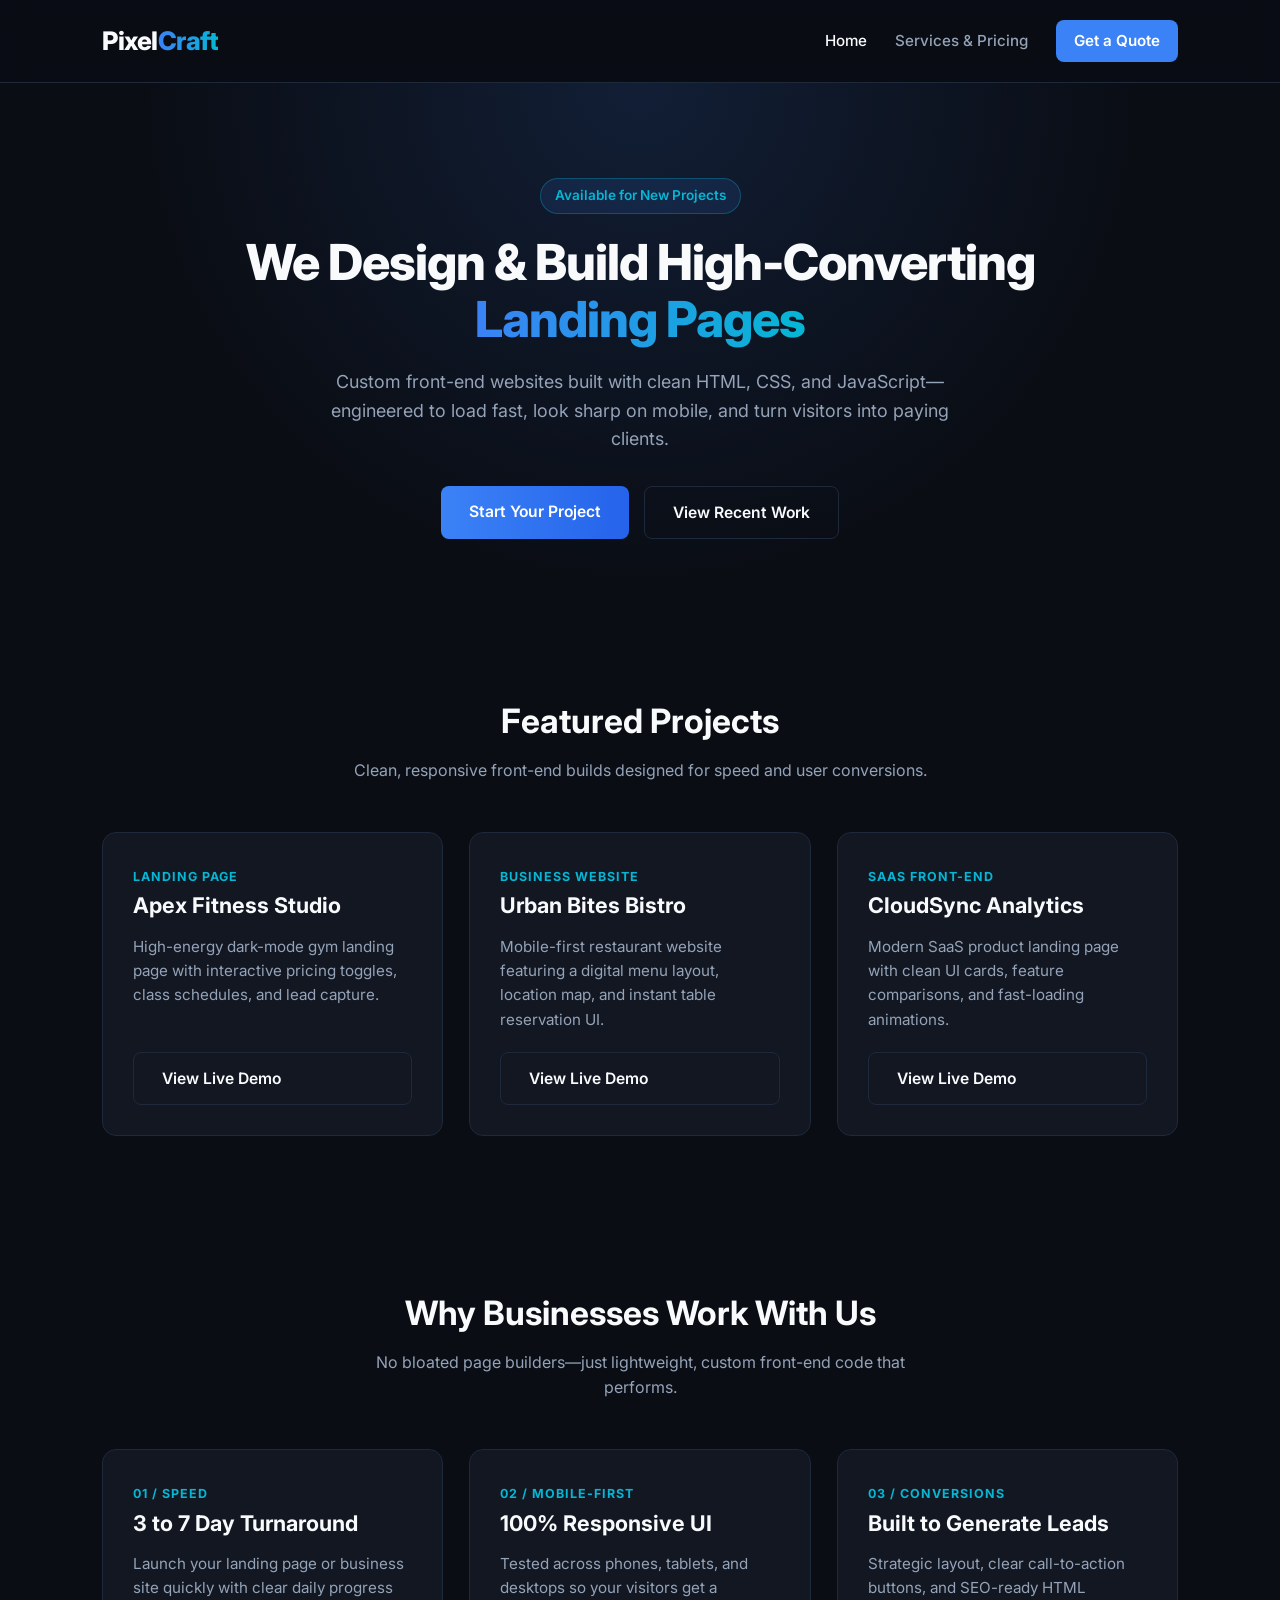
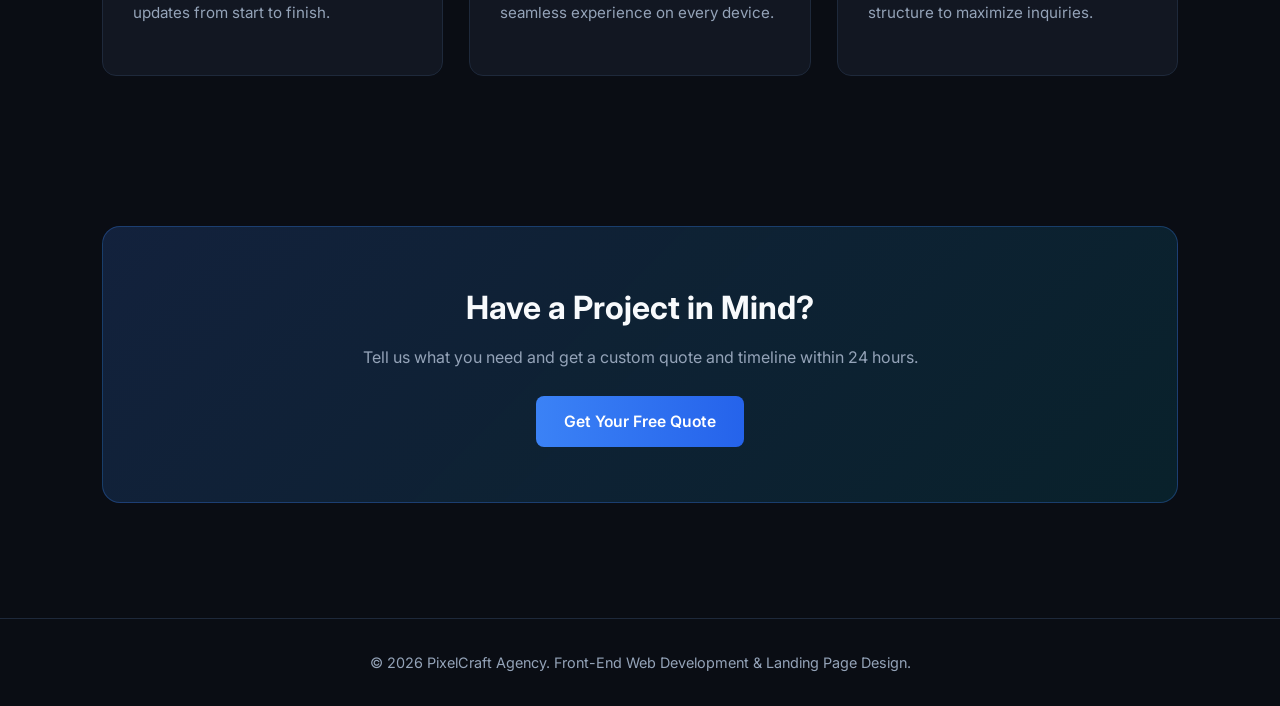
<file: index.html>
<!DOCTYPE html>
<html lang="en">
<head>
  <meta charset="UTF-8">
  <meta name="viewport" content="width=device-width, initial-scale=1.0">
  <meta name="description" content="PixelCraft Agency builds fast, modern, and high-converting landing pages and front-end websites for businesses.">
  <title>PixelCraft Agency | Front-End & Landing Page Design</title>
  <link rel="stylesheet" href="style.css">
</head>
<body>

  <!-- Navigation -->
  <header>
    <a href="index.html" class="logo">Pixel<span>Craft</span></a>
    <div class="menu-toggle" onclick="document.querySelector('nav').classList.toggle('show')">☰</div>
    <nav>
      <a href="index.html" class="active">Home</a>
      <a href="services.html">Services & Pricing</a>
      <a href="contact.html" class="nav-cta">Get a Quote</a>
    </nav>
  </header>

  <!-- Hero Section -->
  <section class="hero">
    <div class="badge">Available for New Projects</div>
    <h1>We Design & Build High-Converting <span>Landing Pages</span></h1>
    <p>Custom front-end websites built with clean HTML, CSS, and JavaScript—engineered to load fast, look sharp on mobile, and turn visitors into paying clients.</p>
    <div class="hero-buttons">
      <a href="contact.html" class="btn">Start Your Project</a>
      <a href="#work" class="btn btn-outline">View Recent Work</a>
    </div>
  </section>

  <!-- Portfolio / Recent Work -->
  <div class="container" id="work">
    <h2 class="section-title">Featured Projects</h2>
    <p class="section-subtitle">Clean, responsive front-end builds designed for speed and user conversions.</p>
    <div class="grid">
      <div class="card">
        <div>
          <span class="card-tag">Landing Page</span>
          <h3>Apex Fitness Studio</h3>
          <p>High-energy dark-mode gym landing page with interactive pricing toggles, class schedules, and lead capture.</p>
        </div>
        <a href="gym.html" class="btn btn-outline">View Live Demo</a>
      </div>
      <div class="card">
        <div>
          <span class="card-tag">Business Website</span>
          <h3>Urban Bites Bistro</h3>
          <p>Mobile-first restaurant website featuring a digital menu layout, location map, and instant table reservation UI.</p>
        </div>
        <a href="restaurant.html" class="btn btn-outline">View Live Demo</a>
      </div>
      <div class="card">
        <div>
          <span class="card-tag">SaaS Front-End</span>
          <h3>CloudSync Analytics</h3>
          <p>Modern SaaS product landing page with clean UI cards, feature comparisons, and fast-loading animations.</p>
        </div>
        <a href="saas.html" class="btn btn-outline">View Live Demo</a>
      </div>
    </div>
  </div>

  <!-- Why Hire Us -->
  <div class="container">
    <h2 class="section-title">Why Businesses Work With Us</h2>
    <p class="section-subtitle">No bloated page builders—just lightweight, custom front-end code that performs.</p>
    <div class="grid">
      <div class="card">
        <div>
          <span class="card-tag">01 / Speed</span>
          <h3>3 to 7 Day Turnaround</h3>
          <p>Launch your landing page or business site quickly with clear daily progress updates from start to finish.</p>
        </div>
      </div>
      <div class="card">
        <div>
          <span class="card-tag">02 / Mobile-First</span>
          <h3>100% Responsive UI</h3>
          <p>Tested across phones, tablets, and desktops so your visitors get a seamless experience on every device.</p>
        </div>
      </div>
      <div class="card">
        <div>
          <span class="card-tag">03 / Conversions</span>
          <h3>Built to Generate Leads</h3>
          <p>Strategic layout, clear call-to-action buttons, and SEO-ready HTML structure to maximize inquiries.</p>
        </div>
      </div>
    </div>
  </div>

  <!-- Bottom CTA -->
  <div class="container">
    <div class="cta-box">
      <h2>Have a Project in Mind?</h2>
      <p>Tell us what you need and get a custom quote and timeline within 24 hours.</p>
      <a href="contact.html" class="btn">Get Your Free Quote</a>
    </div>
  </div>

  <!-- Footer -->
  <footer>
    <p>&copy; 2026 PixelCraft Agency. Front-End Web Development & Landing Page Design.</p>
  </footer>

</body>
</html>
</file>
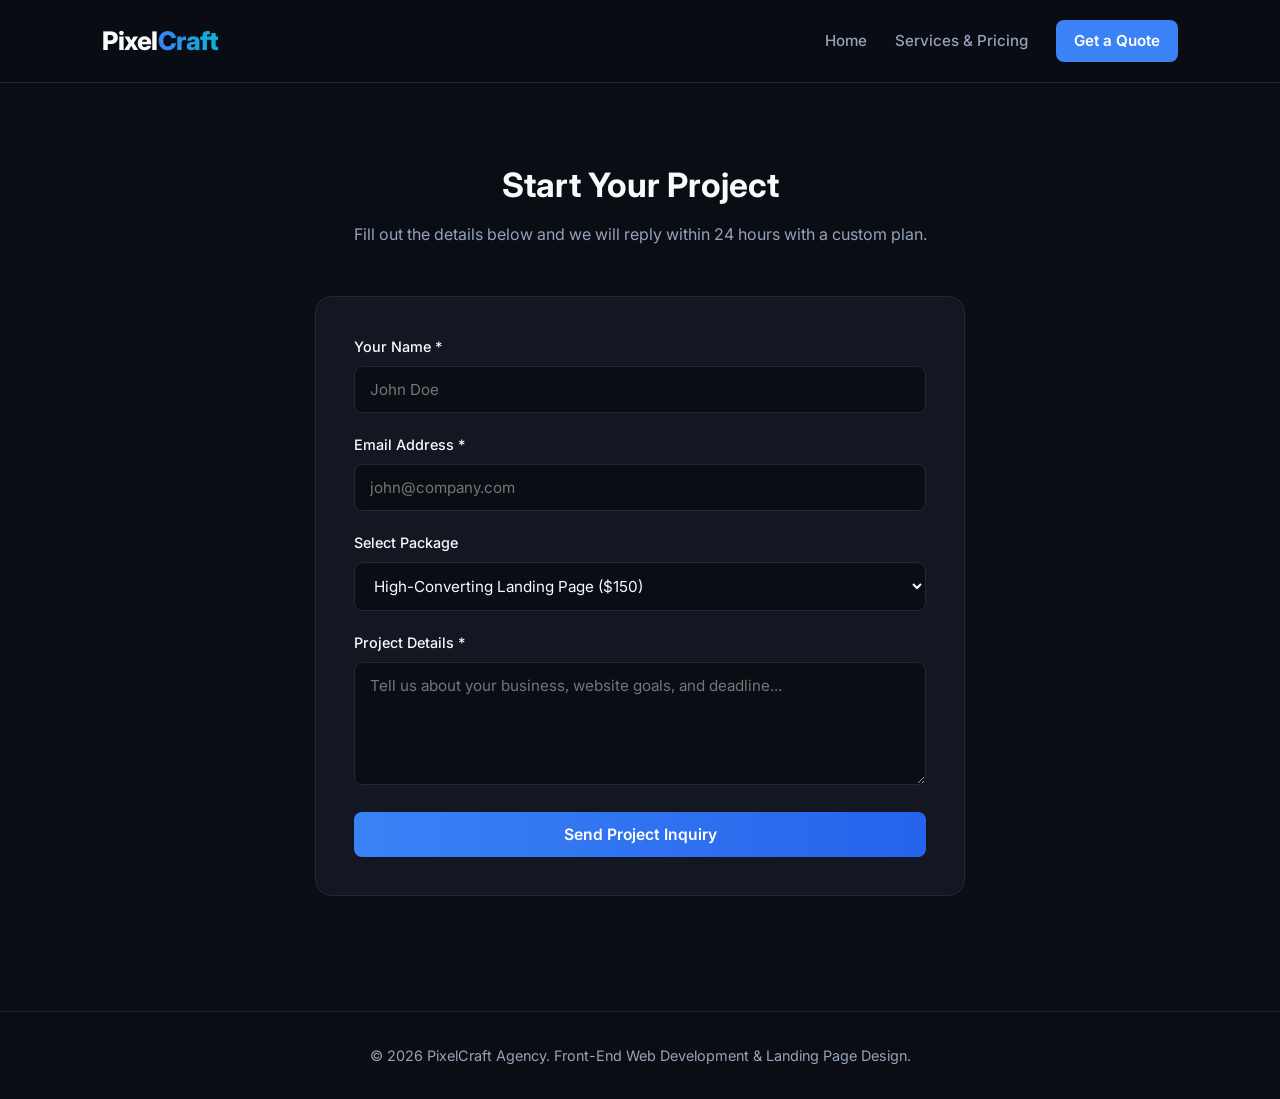
<file: contact.html>
<!DOCTYPE html>
<html lang="en">
<head>
  <meta charset="UTF-8">
  <meta name="viewport" content="width=device-width, initial-scale=1.0">
  <title>Contact Us | PixelCraft Agency</title>
  <link rel="stylesheet" href="style.css">
</head>
<body>

  <!-- Navigation -->
  <header>
    <a href="index.html" class="logo">Pixel<span>Craft</span></a>
    <div class="menu-toggle" onclick="document.querySelector('nav').classList.toggle('show')">☰</div>
    <nav>
      <a href="index.html">Home</a>
      <a href="services.html">Services & Pricing</a>
      <a href="contact.html" class="nav-cta active">Get a Quote</a>
    </nav>
  </header>

  <!-- Contact Section -->
  <div class="container">
    <h2 class="section-title">Start Your Project</h2>
    <p class="section-subtitle">Fill out the details below and we will reply within 24 hours with a custom plan.</p>

    <div class="contact-wrapper">
      <form action="https://formspree.io/f/myewevpg" method="POST">
        <div class="form-group">
          <label for="name">Your Name *</label>
          <input type="text" id="name" name="name" placeholder="John Doe" required>
        </div>

        <div class="form-group">
          <label for="email">Email Address *</label>
          <input type="email" id="email" name="email" placeholder="john@company.com" required>
        </div>

        <div class="form-group">
          <label for="package">Select Package</label>
          <select id="package" name="package">
            <option value="Landing Page ($150)">High-Converting Landing Page ($150)</option>
            <option value="Business Website ($300)">Multi-Page Business Website ($300)</option>
            <option value="Custom Redesign ($450+)">Website Redesign / Custom Front-End ($450+)</option>
          </select>
        </div>

        <div class="form-group">
          <label for="details">Project Details *</label>
          <textarea id="details" name="details" rows="5" placeholder="Tell us about your business, website goals, and deadline..." required></textarea>
        </div>

        <button type="submit" class="btn" style="width: 100%;">Send Project Inquiry</button>
      </form>
    </div>
  </div>

  <!-- Footer -->
  <footer>
    <p>&copy; 2026 PixelCraft Agency. Front-End Web Development & Landing Page Design.</p>
  </footer>

</body>
</html>
</file>
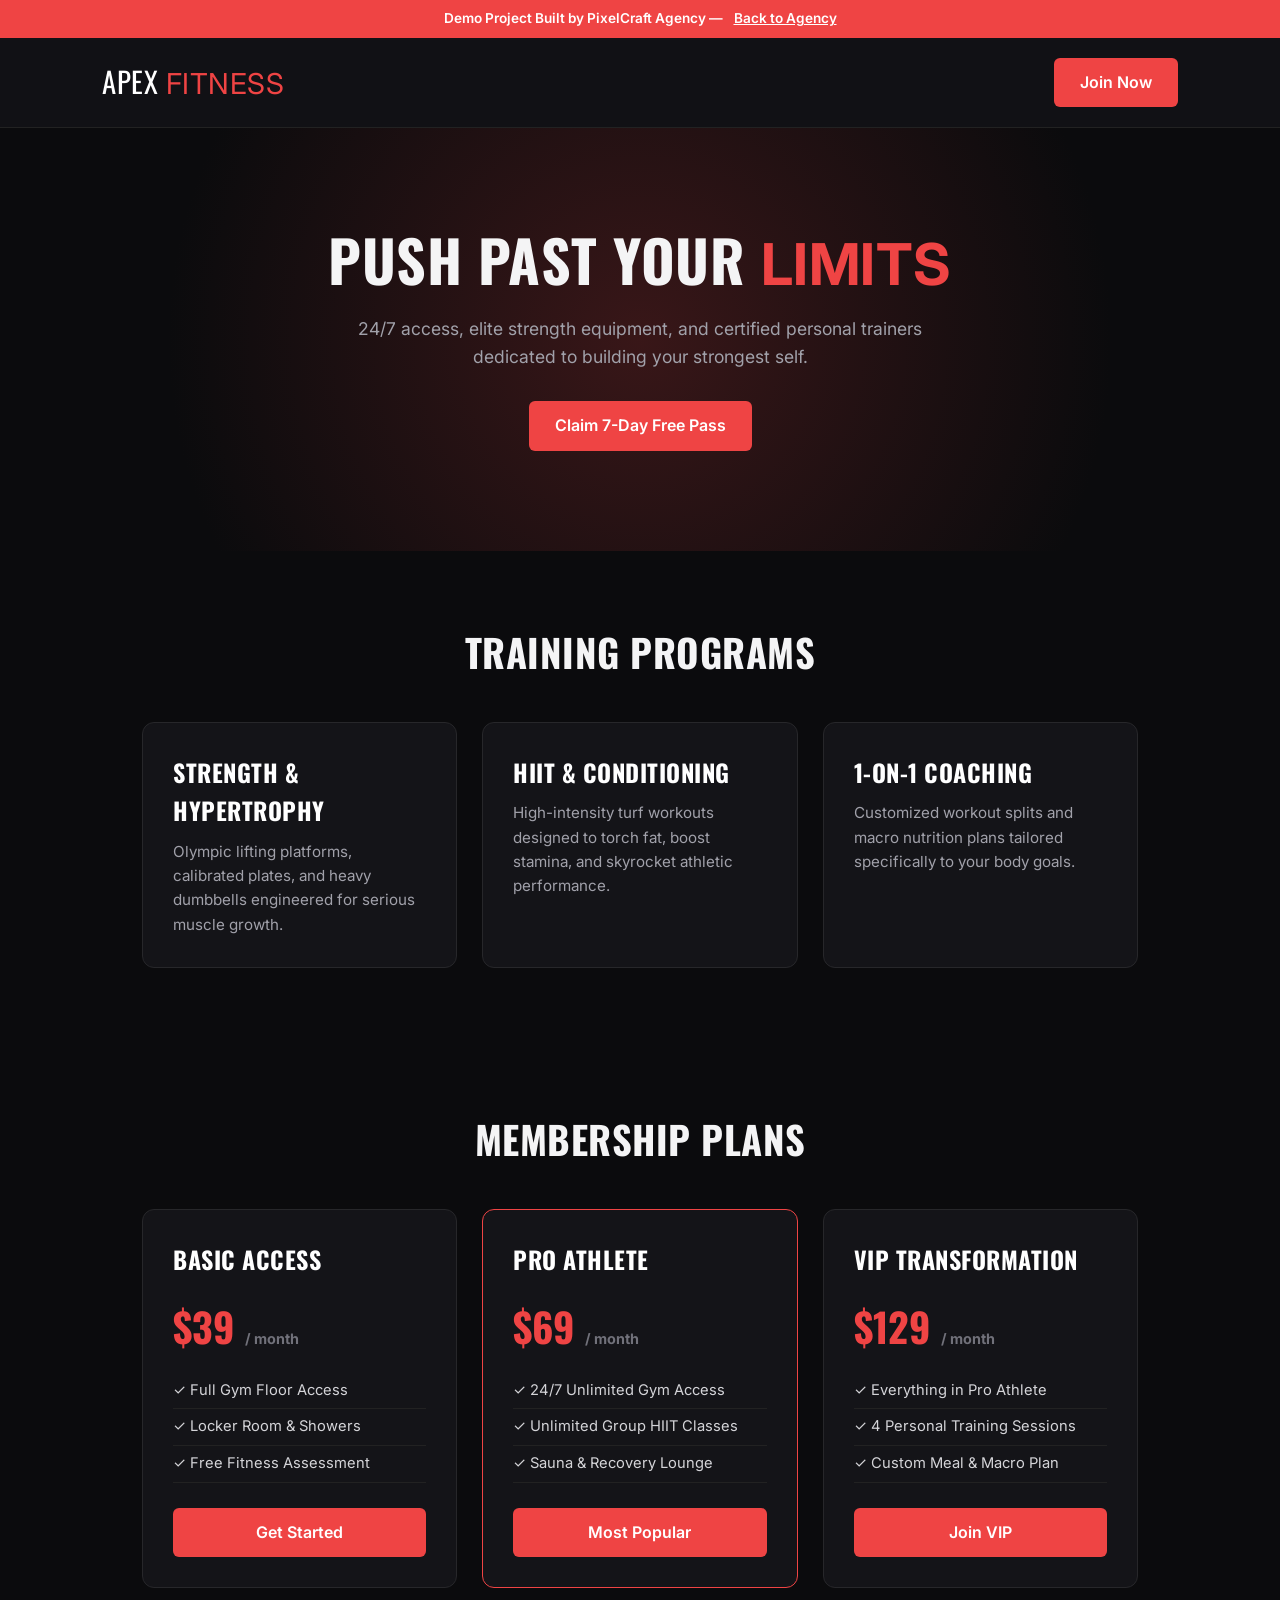
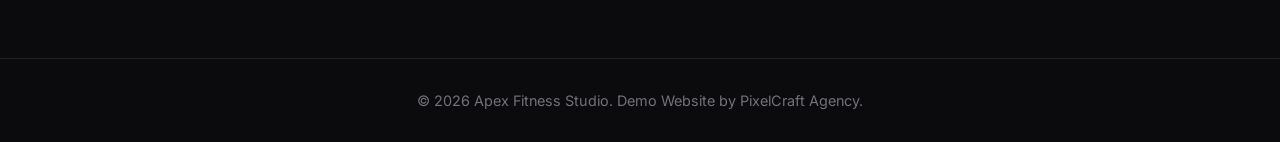
<file: gym.html>
<!DOCTYPE html>
<html lang="en">
<head>
  <meta charset="UTF-8">
  <meta name="viewport" content="width=device-width, initial-scale=1.0">
  <title>Apex Fitness Studio | Transform Your Body</title>
  <style>
    @import url('https://fonts.googleapis.com/css2?family=Oswald:wght@600;700&family=Inter:wght@400;500;600&display=swap');
    * { margin: 0; padding: 0; box-sizing: border-box; font-family: 'Inter', sans-serif; }
    body { background: #0b0b0d; color: #f4f4f5; line-height: 1.6; }
    h1, h2, h3, .logo { font-family: 'Oswald', sans-serif; text-transform: uppercase; letter-spacing: 0.5px; }
    header { display: flex; justify-content: space-between; align-items: center; padding: 20px 8%; background: #111115; border-bottom: 1px solid #222; position: sticky; top: 0; z-index: 100; }
    .logo { font-size: 1.8rem; color: #fff; text-decoration: none; }
    .logo span { color: #ef4444; }
    .btn { background: #ef4444; color: #fff; padding: 12px 26px; border-radius: 6px; text-decoration: none; font-weight: 600; display: inline-block; transition: 0.3s; border: none; cursor: pointer; }
    .btn:hover { background: #dc2626; transform: translateY(-2px); }
    .hero { text-align: center; padding: 100px 8%; background: radial-gradient(circle at center, rgba(239,68,68,0.2), #0b0b0d 70%); }
    .hero h1 { font-size: 3.6rem; line-height: 1.1; margin-bottom: 18px; }
    .hero h1 span { color: #ef4444; }
    .hero p { color: #a1a1aa; max-width: 600px; margin: 0 auto 30px; font-size: 1.1rem; }
    .container { padding: 70px 8%; max-width: 1200px; margin: 0 auto; }
    .section-title { text-align: center; font-size: 2.4rem; margin-bottom: 40px; }
    .grid { display: grid; grid-template-columns: repeat(auto-fit, minmax(280px, 1fr)); gap: 25px; }
    .card { background: #141418; border: 1px solid #27272a; padding: 30px; border-radius: 12px; transition: 0.3s; }
    .card:hover { border-color: #ef4444; transform: translateY(-5px); }
    .card h3 { font-size: 1.5rem; margin-bottom: 10px; color: #fff; }
    .card p { color: #a1a1aa; font-size: 0.95rem; }
    .price { font-size: 2.5rem; font-weight: 700; color: #ef4444; margin: 15px 0; font-family: 'Oswald', sans-serif; }
    .price span { font-size: 0.9rem; color: #71717a; font-family: 'Inter', sans-serif; }
    ul { list-style: none; margin-bottom: 25px; color: #d4d4d8; font-size: 0.92rem; }
    ul li { padding: 6px 0; border-bottom: 1px solid #222; }
    footer { text-align: center; padding: 30px; border-top: 1px solid #222; color: #71717a; font-size: 0.9rem; }
    .demo-bar { background: #ef4444; color: #fff; text-align: center; padding: 8px; font-size: 0.85rem; font-weight: 600; }
    .demo-bar a { color: #fff; text-decoration: underline; margin-left: 8px; }
  </style>
</head>
<body>
  <div class="demo-bar">Demo Project Built by PixelCraft Agency — <a href="index.html">Back to Agency</a></div>
  <header>
    <a href="#" class="logo">APEX <span>FITNESS</span></a>
    <a href="#plans" class="btn">Join Now</a>
  </header>

  <section class="hero">
    <h1>Push Past Your <span>Limits</span></h1>
    <p>24/7 access, elite strength equipment, and certified personal trainers dedicated to building your strongest self.</p>
    <a href="#plans" class="btn">Claim 7-Day Free Pass</a>
  </section>

  <div class="container">
    <h2 class="section-title">Training Programs</h2>
    <div class="grid">
      <div class="card">
        <h3>Strength & Hypertrophy</h3>
        <p>Olympic lifting platforms, calibrated plates, and heavy dumbbells engineered for serious muscle growth.</p>
      </div>
      <div class="card">
        <h3>HIIT & Conditioning</h3>
        <p>High-intensity turf workouts designed to torch fat, boost stamina, and skyrocket athletic performance.</p>
      </div>
      <div class="card">
        <h3>1-on-1 Coaching</h3>
        <p>Customized workout splits and macro nutrition plans tailored specifically to your body goals.</p>
      </div>
    </div>
  </div>

  <div class="container" id="plans">
    <h2 class="section-title">Membership Plans</h2>
    <div class="grid">
      <div class="card">
        <h3>Basic Access</h3>
        <div class="price">$39 <span>/ month</span></div>
        <ul>
          <li>✓ Full Gym Floor Access</li>
          <li>✓ Locker Room & Showers</li>
          <li>✓ Free Fitness Assessment</li>
        </ul>
        <a href="contact.html" class="btn" style="width:100%; text-align:center;">Get Started</a>
      </div>
      <div class="card" style="border-color: #ef4444;">
        <h3>Pro Athlete</h3>
        <div class="price">$69 <span>/ month</span></div>
        <ul>
          <li>✓ 24/7 Unlimited Gym Access</li>
          <li>✓ Unlimited Group HIIT Classes</li>
          <li>✓ Sauna & Recovery Lounge</li>
        </ul>
        <a href="contact.html" class="btn" style="width:100%; text-align:center;">Most Popular</a>
      </div>
      <div class="card">
        <h3>VIP Transformation</h3>
        <div class="price">$129 <span>/ month</span></div>
        <ul>
          <li>✓ Everything in Pro Athlete</li>
          <li>✓ 4 Personal Training Sessions</li>
          <li>✓ Custom Meal & Macro Plan</li>
        </ul>
        <a href="contact.html" class="btn" style="width:100%; text-align:center;">Join VIP</a>
      </div>
    </div>
  </div>

  <footer>&copy; 2026 Apex Fitness Studio. Demo Website by PixelCraft Agency.</footer>
</body>
</html>
</file>
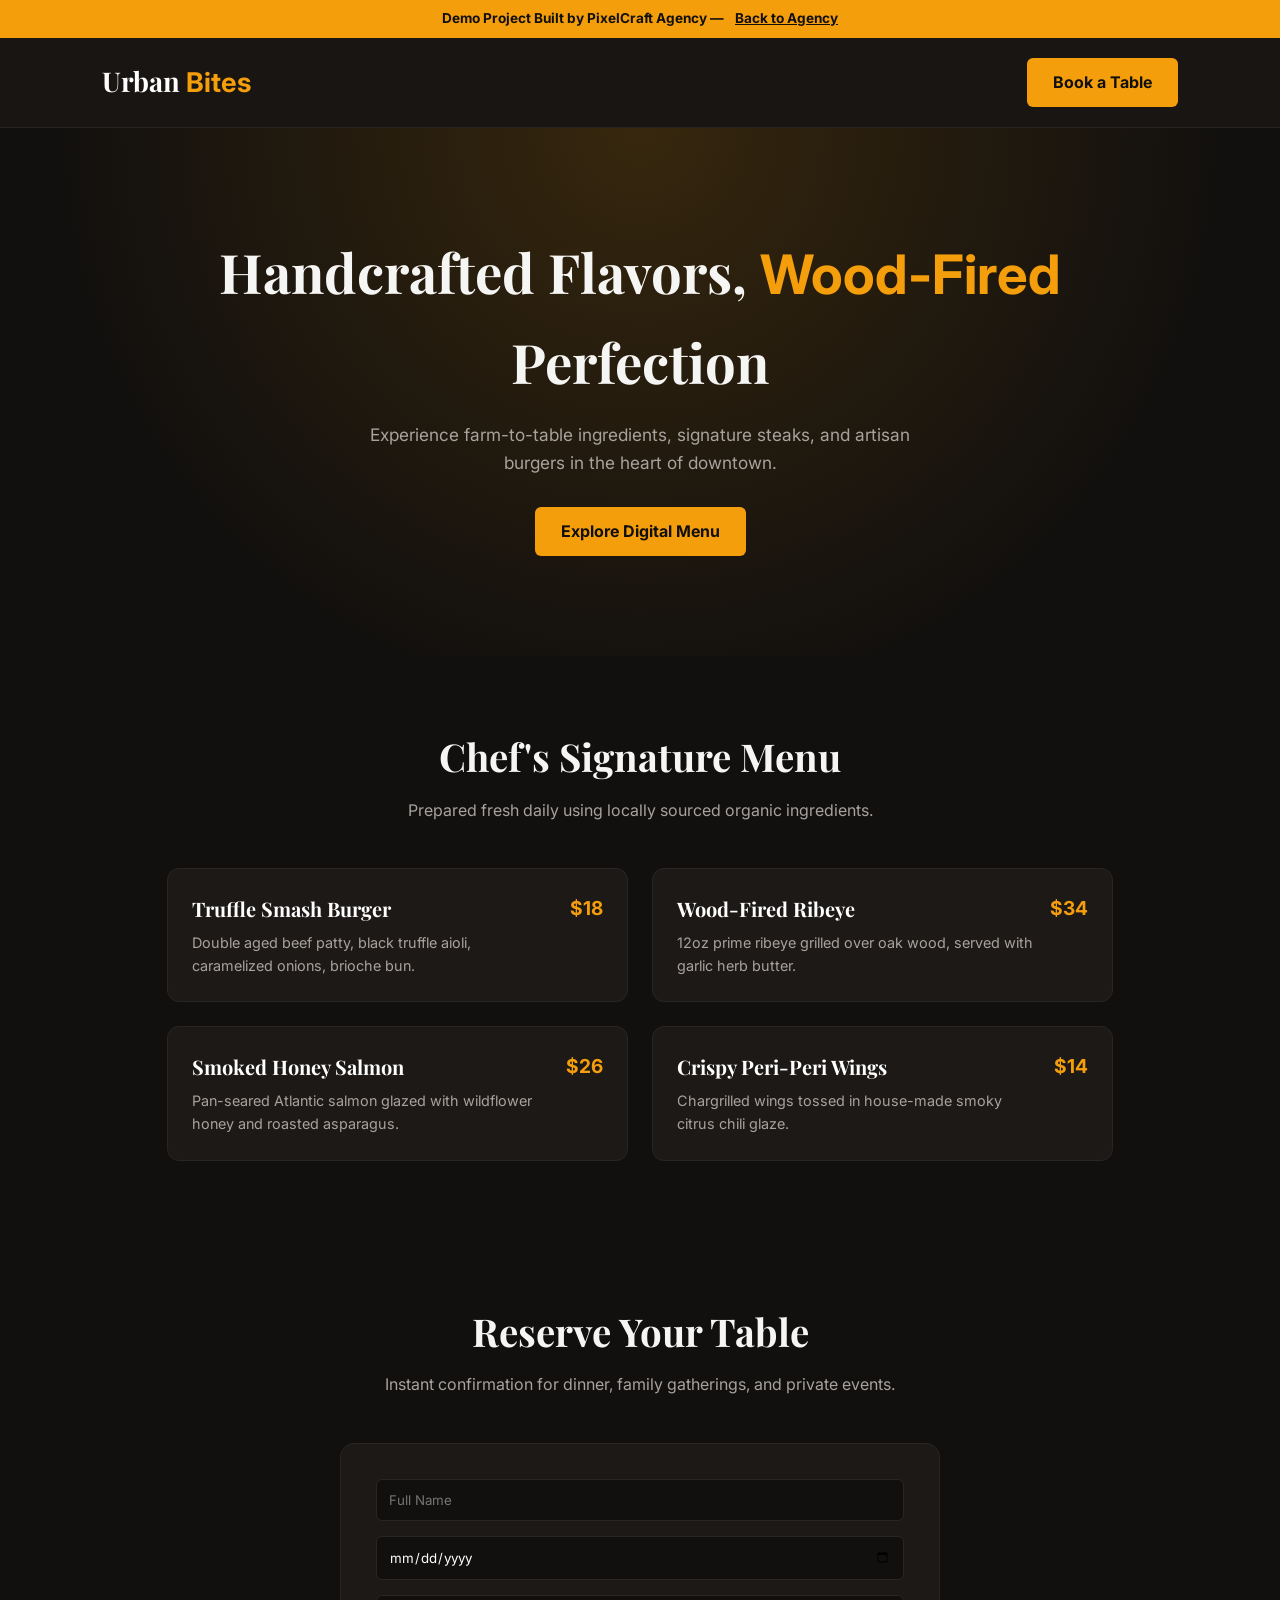
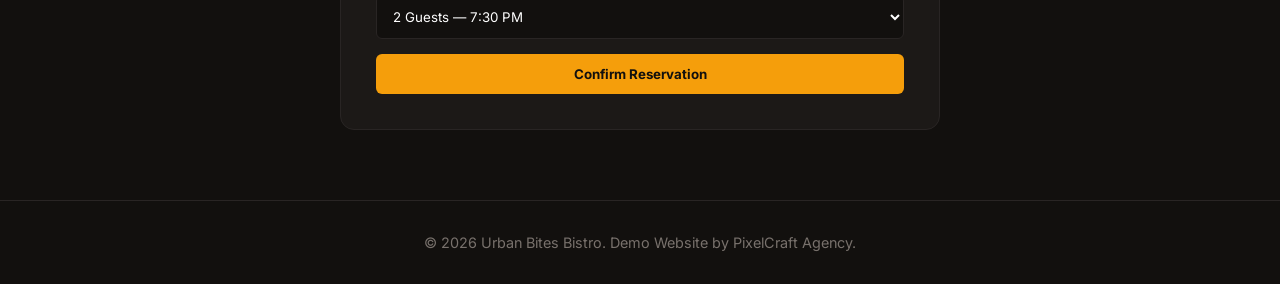
<file: restaurant.html>
<!DOCTYPE html>
<html lang="en">
<head>
  <meta charset="UTF-8">
  <meta name="viewport" content="width=device-width, initial-scale=1.0">
  <title>Urban Bites Bistro | Modern Dining & Grill</title>
  <style>
    @import url('https://fonts.googleapis.com/css2?family=Playfair+Display:wght@600;700&family=Inter:wght@400;500;600&display=swap');
    * { margin: 0; padding: 0; box-sizing: border-box; font-family: 'Inter', sans-serif; }
    body { background: #12100e; color: #f5f5f4; line-height: 1.6; }
    h1, h2, h3, .logo { font-family: 'Playfair Display', serif; }
    header { display: flex; justify-content: space-between; align-items: center; padding: 20px 8%; background: #181512; border-bottom: 1px solid #292524; position: sticky; top: 0; z-index: 100; }
    .logo { font-size: 1.7rem; color: #fff; text-decoration: none; font-weight: 700; }
    .logo span { color: #f59e0b; }
    .btn { background: #f59e0b; color: #12100e; padding: 12px 26px; border-radius: 6px; text-decoration: none; font-weight: 700; display: inline-block; transition: 0.3s; border: none; cursor: pointer; }
    .btn:hover { background: #d97706; }
    .hero { text-align: center; padding: 100px 8%; background: radial-gradient(circle at top, rgba(245,158,11,0.16), #12100e 70%); }
    .hero h1 { font-size: 3.4rem; margin-bottom: 16px; }
    .hero h1 span { color: #f59e0b; }
    .hero p { color: #a8a29e; max-width: 580px; margin: 0 auto 30px; font-size: 1.08rem; }
    .container { padding: 70px 8%; max-width: 1150px; margin: 0 auto; }
    .section-title { text-align: center; font-size: 2.4rem; margin-bottom: 10px; }
    .section-sub { text-align: center; color: #a8a29e; margin-bottom: 45px; }
    .menu-grid { display: grid; grid-template-columns: repeat(auto-fit, minmax(300px, 1fr)); gap: 24px; }
    .menu-item { background: #1c1917; border: 1px solid #292524; padding: 24px; border-radius: 12px; display: flex; justify-content: space-between; align-items: flex-start; gap: 15px; }
    .menu-item h3 { font-size: 1.25rem; margin-bottom: 6px; color: #fff; }
    .menu-item p { color: #a8a29e; font-size: 0.9rem; }
    .item-price { color: #f59e0b; font-weight: 700; font-size: 1.2rem; }
    .booking-box { background: #1c1917; border: 1px solid #292524; padding: 35px; border-radius: 14px; max-width: 600px; margin: 0 auto; }
    .booking-box input, .booking-box select { width: 100%; padding: 12px; margin-bottom: 15px; background: #12100e; border: 1px solid #292524; color: #fff; border-radius: 6px; }
    footer { text-align: center; padding: 30px; border-top: 1px solid #292524; color: #78716c; font-size: 0.9rem; }
    .demo-bar { background: #f59e0b; color: #12100e; text-align: center; padding: 8px; font-size: 0.85rem; font-weight: 700; }
    .demo-bar a { color: #12100e; text-decoration: underline; margin-left: 8px; }
  </style>
</head>
<body>
  <div class="demo-bar">Demo Project Built by PixelCraft Agency — <a href="index.html">Back to Agency</a></div>
  <header>
    <a href="#" class="logo">Urban <span>Bites</span></a>
    <a href="#reserve" class="btn">Book a Table</a>
  </header>

  <section class="hero">
    <h1>Handcrafted Flavors, <span>Wood-Fired</span> Perfection</h1>
    <p>Experience farm-to-table ingredients, signature steaks, and artisan burgers in the heart of downtown.</p>
    <a href="#menu" class="btn">Explore Digital Menu</a>
  </section>

  <div class="container" id="menu">
    <h2 class="section-title">Chef's Signature Menu</h2>
    <p class="section-sub">Prepared fresh daily using locally sourced organic ingredients.</p>
    <div class="menu-grid">
      <div class="menu-item">
        <div>
          <h3>Truffle Smash Burger</h3>
          <p>Double aged beef patty, black truffle aioli, caramelized onions, brioche bun.</p>
        </div>
        <span class="item-price">$18</span>
      </div>
      <div class="menu-item">
        <div>
          <h3>Wood-Fired Ribeye</h3>
          <p>12oz prime ribeye grilled over oak wood, served with garlic herb butter.</p>
        </div>
        <span class="item-price">$34</span>
      </div>
      <div class="menu-item">
        <div>
          <h3>Smoked Honey Salmon</h3>
          <p>Pan-seared Atlantic salmon glazed with wildflower honey and roasted asparagus.</p>
        </div>
        <span class="item-price">$26</span>
      </div>
      <div class="menu-item">
        <div>
          <h3>Crispy Peri-Peri Wings</h3>
          <p>Chargrilled wings tossed in house-made smoky citrus chili glaze.</p>
        </div>
        <span class="item-price">$14</span>
      </div>
    </div>
  </div>

  <div class="container" id="reserve">
    <h2 class="section-title">Reserve Your Table</h2>
    <p class="section-sub">Instant confirmation for dinner, family gatherings, and private events.</p>
    <div class="booking-box">
      <input type="text" placeholder="Full Name" required>
      <input type="date" required>
      <select>
        <option>2 Guests — 7:30 PM</option>
        <option>4 Guests — 8:00 PM</option>
        <option>6+ Guests — 8:30 PM</option>
      </select>
      <button class="btn" style="width:100%;" onclick="alert('Demo Table Reservation Confirmed!')">Confirm Reservation</button>
    </div>
  </div>

  <footer>&copy; 2026 Urban Bites Bistro. Demo Website by PixelCraft Agency.</footer>
</body>
</html>
</file>
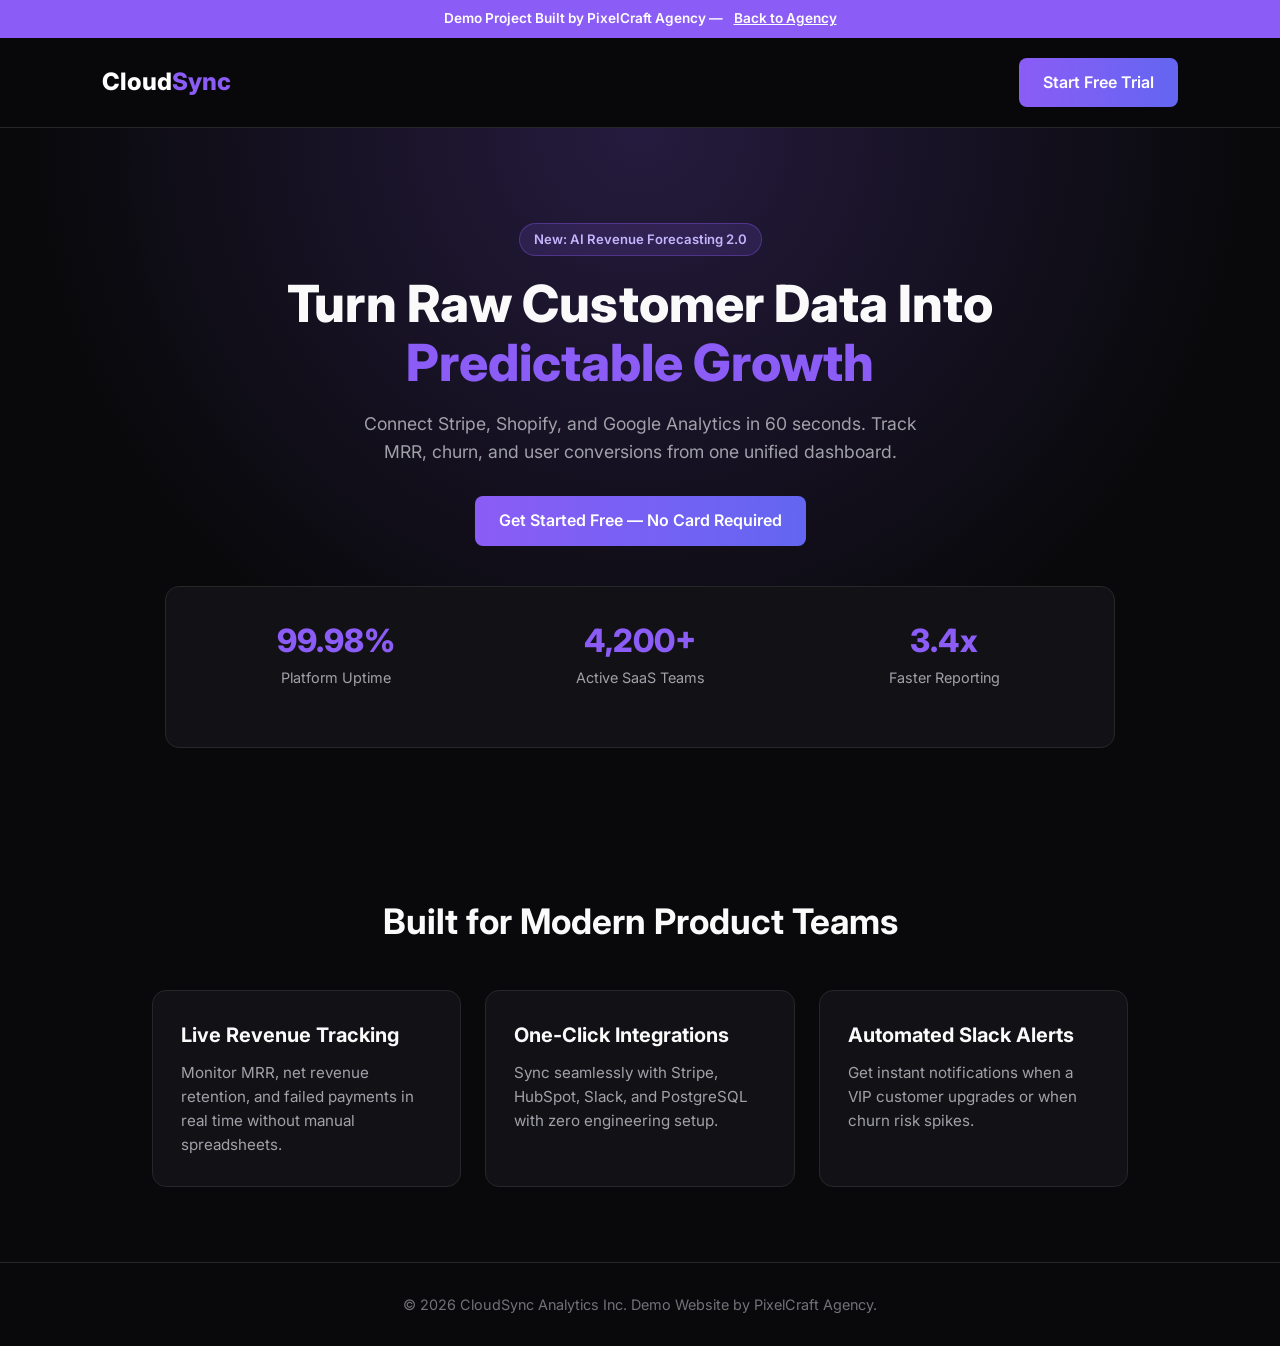
<file: saas.html>
<!DOCTYPE html>
<html lang="en">
<head>
  <meta charset="UTF-8">
  <meta name="viewport" content="width=device-width, initial-scale=1.0">
  <title>CloudSync Analytics | Real-Time Business Intelligence</title>
  <style>
    @import url('https://fonts.googleapis.com/css2?family=Inter:wght@400;500;600;700;800&display=swap');
    * { margin: 0; padding: 0; box-sizing: border-box; font-family: 'Inter', sans-serif; }
    body { background: #09090b; color: #fafafa; line-height: 1.6; }
    header { display: flex; justify-content: space-between; align-items: center; padding: 20px 8%; background: rgba(9,9,11,0.9); border-bottom: 1px solid #27272a; position: sticky; top: 0; z-index: 100; }
    .logo { font-size: 1.5rem; font-weight: 800; color: #fff; text-decoration: none; }
    .logo span { color: #8b5cf6; }
    .btn { background: linear-gradient(90deg, #8b5cf6, #6366f1); color: #fff; padding: 12px 24px; border-radius: 8px; text-decoration: none; font-weight: 600; display: inline-block; transition: 0.3s; border: none; cursor: pointer; }
    .btn:hover { opacity: 0.9; transform: translateY(-2px); }
    .hero { text-align: center; padding: 95px 8% 70px; background: radial-gradient(circle at top, rgba(139,92,246,0.22), transparent 65%); }
    .pill { display: inline-block; background: rgba(139,92,246,0.15); color: #c4b5fd; border: 1px solid rgba(139,92,246,0.35); padding: 5px 14px; border-radius: 50px; font-size: 0.82rem; font-weight: 600; margin-bottom: 18px; }
    .hero h1 { font-size: 3.2rem; font-weight: 800; max-width: 780px; margin: 0 auto 18px; line-height: 1.15; }
    .hero h1 span { color: #8b5cf6; }
    .hero p { color: #a1a1aa; max-width: 600px; margin: 0 auto 30px; font-size: 1.1rem; }
    .stats-bar { display: grid; grid-template-columns: repeat(auto-fit, minmax(200px, 1fr)); gap: 20px; max-width: 950px; margin: 40px auto 0; background: #121216; border: 1px solid #27272a; padding: 28px; border-radius: 14px; }
    .stat h3 { font-size: 2rem; color: #8b5cf6; font-weight: 800; }
    .stat p { color: #a1a1aa; font-size: 0.9rem; }
    .container { padding: 75px 8%; max-width: 1180px; margin: 0 auto; }
    .section-title { text-align: center; font-size: 2.2rem; font-weight: 700; margin-bottom: 40px; }
    .grid { display: grid; grid-template-columns: repeat(auto-fit, minmax(290px, 1fr)); gap: 24px; }
    .card { background: #121216; border: 1px solid #27272a; padding: 28px; border-radius: 14px; transition: 0.3s; }
    .card:hover { border-color: #8b5cf6; }
    .card h3 { font-size: 1.25rem; margin-bottom: 10px; }
    .card p { color: #a1a1aa; font-size: 0.95rem; }
    footer { text-align: center; padding: 30px; border-top: 1px solid #27272a; color: #71717a; font-size: 0.9rem; }
    .demo-bar { background: #8b5cf6; color: #fff; text-align: center; padding: 8px; font-size: 0.85rem; font-weight: 600; }
    .demo-bar a { color: #fff; text-decoration: underline; margin-left: 8px; }
  </style>
</head>
<body>
  <div class="demo-bar">Demo Project Built by PixelCraft Agency — <a href="index.html">Back to Agency</a></div>
  <header>
    <a href="#" class="logo">Cloud<span>Sync</span></a>
    <a href="contact.html" class="btn">Start Free Trial</a>
  </header>

  <section class="hero">
    <div class="pill">New: AI Revenue Forecasting 2.0</div>
    <h1>Turn Raw Customer Data Into <span>Predictable Growth</span></h1>
    <p>Connect Stripe, Shopify, and Google Analytics in 60 seconds. Track MRR, churn, and user conversions from one unified dashboard.</p>
    <a href="contact.html" class="btn">Get Started Free — No Card Required</a>

    <div class="stats-bar">
      <div class="stat"><h3>99.98%</h3><p>Platform Uptime</p></div>
      <div class="stat"><h3>4,200+</h3><p>Active SaaS Teams</p></div>
      <div class="stat"><h3>3.4x</h3><p>Faster Reporting</p></div>
    </div>
  </section>

  <div class="container">
    <h2 class="section-title">Built for Modern Product Teams</h2>
    <div class="grid">
      <div class="card">
        <h3>Live Revenue Tracking</h3>
        <p>Monitor MRR, net revenue retention, and failed payments in real time without manual spreadsheets.</p>
      </div>
      <div class="card">
        <h3>One-Click Integrations</h3>
        <p>Sync seamlessly with Stripe, HubSpot, Slack, and PostgreSQL with zero engineering setup.</p>
      </div>
      <div class="card">
        <h3>Automated Slack Alerts</h3>
        <p>Get instant notifications when a VIP customer upgrades or when churn risk spikes.</p>
      </div>
    </div>
  </div>

  <footer>&copy; 2026 CloudSync Analytics Inc. Demo Website by PixelCraft Agency.</footer>
</body>
</html>
</file>
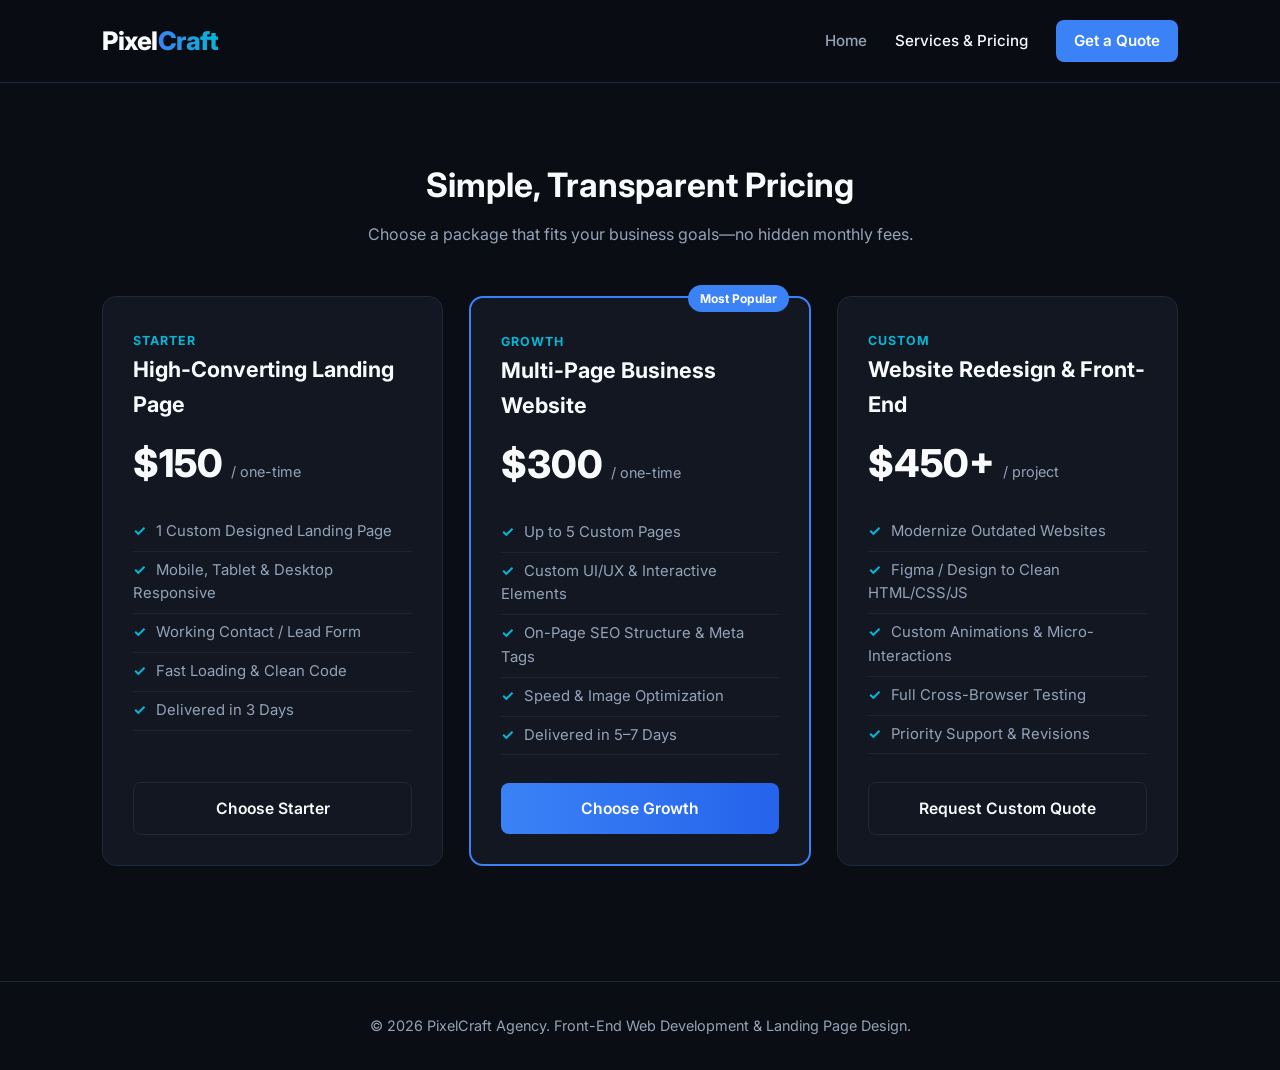
<file: services.html>
<!DOCTYPE html>
<html lang="en">
<head>
  <meta charset="UTF-8">
  <meta name="viewport" content="width=device-width, initial-scale=1.0">
  <title>Services & Pricing | PixelCraft Agency</title>
  <link rel="stylesheet" href="style.css">
</head>
<body>

  <!-- Navigation -->
  <header>
    <a href="index.html" class="logo">Pixel<span>Craft</span></a>
    <div class="menu-toggle" onclick="document.querySelector('nav').classList.toggle('show')">☰</div>
    <nav>
      <a href="index.html">Home</a>
      <a href="services.html" class="active">Services & Pricing</a>
      <a href="contact.html" class="nav-cta">Get a Quote</a>
    </nav>
  </header>

  <!-- Pricing Section -->
  <div class="container">
    <h2 class="section-title">Simple, Transparent Pricing</h2>
    <p class="section-subtitle">Choose a package that fits your business goals—no hidden monthly fees.</p>

    <div class="grid">
      <!-- Starter Package -->
      <div class="card pricing-card">
        <div>
          <span class="card-tag">Starter</span>
          <h3>High-Converting Landing Page</h3>
          <div class="price">$150 <span>/ one-time</span></div>
          <ul class="feature-list">
            <li>1 Custom Designed Landing Page</li>
            <li>Mobile, Tablet & Desktop Responsive</li>
            <li>Working Contact / Lead Form</li>
            <li>Fast Loading & Clean Code</li>
            <li>Delivered in 3 Days</li>
          </ul>
        </div>
        <a href="contact.html" class="btn btn-outline" style="text-align:center;">Choose Starter</a>
      </div>

      <!-- Growth Package -->
      <div class="card pricing-card featured">
        <span class="popular-badge">Most Popular</span>
        <div>
          <span class="card-tag">Growth</span>
          <h3>Multi-Page Business Website</h3>
          <div class="price">$300 <span>/ one-time</span></div>
          <ul class="feature-list">
            <li>Up to 5 Custom Pages</li>
            <li>Custom UI/UX & Interactive Elements</li>
            <li>On-Page SEO Structure & Meta Tags</li>
            <li>Speed & Image Optimization</li>
            <li>Delivered in 5–7 Days</li>
          </ul>
        </div>
        <a href="contact.html" class="btn" style="text-align:center;">Choose Growth</a>
      </div>

      <!-- Redesign Package -->
      <div class="card pricing-card">
        <div>
          <span class="card-tag">Custom</span>
          <h3>Website Redesign & Front-End</h3>
          <div class="price">$450+ <span>/ project</span></div>
          <ul class="feature-list">
            <li>Modernize Outdated Websites</li>
            <li>Figma / Design to Clean HTML/CSS/JS</li>
            <li>Custom Animations & Micro-Interactions</li>
            <li>Full Cross-Browser Testing</li>
            <li>Priority Support & Revisions</li>
          </ul>
        </div>
        <a href="contact.html" class="btn btn-outline" style="text-align:center;">Request Custom Quote</a>
      </div>
    </div>
  </div>

  <!-- Footer -->
  <footer>
    <p>&copy; 2026 PixelCraft Agency. Front-End Web Development & Landing Page Design.</p>
  </footer>

</body>
</html>
</file>
<file: style.css>
@import url('https://fonts.googleapis.com/css2?family=Inter:wght@400;500;600;700;800&display=swap');

:root {
  --bg-dark: #0a0d14;
  --bg-card: #121722;
  --bg-card-hover: #182030;
  --primary: #3b82f6;
  --primary-hover: #2563eb;
  --accent: #06b6d4;
  --text-main: #f8fafc;
  --text-muted: #94a3b8;
  --border: #1e293b;
}

* {
  margin: 0;
  padding: 0;
  box-sizing: border-box;
  font-family: 'Inter', sans-serif;
}

body {
  background-color: var(--bg-dark);
  color: var(--text-main);
  line-height: 1.6;
  overflow-x: hidden;
}

a {
  text-decoration: none;
  color: inherit;
}

/* Header & Navigation */
header {
  display: flex;
  justify-content: space-between;
  align-items: center;
  padding: 20px 8%;
  background: rgba(10, 13, 20, 0.9);
  backdrop-filter: blur(10px);
  border-bottom: 1px solid var(--border);
  position: sticky;
  top: 0;
  z-index: 1000;
}

.logo {
  font-size: 1.6rem;
  font-weight: 800;
  letter-spacing: -0.5px;
}

.logo span {
  background: linear-gradient(90deg, var(--primary), var(--accent));
  -webkit-background-clip: text;
  -webkit-text-fill-color: transparent;
}

nav {
  display: flex;
  gap: 28px;
  align-items: center;
}

nav a {
  color: var(--text-muted);
  font-weight: 500;
  font-size: 0.95rem;
  transition: color 0.3s;
}

nav a:hover,
nav a.active {
  color: var(--text-main);
}

.nav-cta {
  background: var(--primary);
  color: #fff !important;
  padding: 9px 18px;
  border-radius: 8px;
  font-weight: 600;
  transition: background 0.3s;
}

.nav-cta:hover {
  background: var(--primary-hover);
}

.menu-toggle {
  display: none;
  font-size: 1.6rem;
  cursor: pointer;
  color: var(--text-main);
}

/* Hero Section */
.hero {
  text-align: center;
  padding: 95px 8% 80px;
  background: radial-gradient(circle at top, rgba(59, 130, 246, 0.15), transparent 60%);
}

.badge {
  display: inline-block;
  background: rgba(59, 130, 246, 0.12);
  color: var(--accent);
  border: 1px solid rgba(6, 182, 212, 0.3);
  padding: 6px 14px;
  border-radius: 50px;
  font-size: 0.85rem;
  font-weight: 600;
  margin-bottom: 20px;
}

.hero h1 {
  font-size: 3.1rem;
  font-weight: 800;
  line-height: 1.15;
  max-width: 820px;
  margin: 0 auto 20px;
  letter-spacing: -1px;
}

.hero h1 span {
  background: linear-gradient(90deg, var(--primary), var(--accent));
  -webkit-background-clip: text;
  -webkit-text-fill-color: transparent;
}

.hero p {
  color: var(--text-muted);
  font-size: 1.12rem;
  max-width: 620px;
  margin: 0 auto 32px;
}

.hero-buttons {
  display: flex;
  gap: 15px;
  justify-content: center;
  flex-wrap: wrap;
}

/* Buttons */
.btn {
  display: inline-block;
  background: linear-gradient(90deg, var(--primary), var(--primary-hover));
  color: #fff;
  padding: 13px 28px;
  border-radius: 8px;
  font-weight: 600;
  font-size: 0.98rem;
  border: none;
  cursor: pointer;
  transition: transform 0.2s, box-shadow 0.2s;
}

.btn:hover {
  transform: translateY(-2px);
  box-shadow: 0 8px 25px rgba(59, 130, 246, 0.35);
}

.btn-outline {
  background: transparent;
  border: 1px solid var(--border);
  color: var(--text-main);
}

.btn-outline:hover {
  background: var(--bg-card);
  box-shadow: none;
}

/* Containers & Sections */
.container {
  padding: 75px 8%;
  max-width: 1280px;
  margin: 0 auto;
}

.section-title {
  text-align: center;
  font-size: 2.1rem;
  font-weight: 700;
  margin-bottom: 10px;
}

.section-subtitle {
  text-align: center;
  color: var(--text-muted);
  max-width: 580px;
  margin: 0 auto 48px;
  font-size: 1rem;
}

/* Grids & Cards */
.grid {
  display: grid;
  grid-template-columns: repeat(auto-fit, minmax(300px, 1fr));
  gap: 26px;
}

.card {
  background: var(--bg-card);
  border: 1px solid var(--border);
  padding: 30px;
  border-radius: 14px;
  transition: transform 0.3s, border-color 0.3s, background 0.3s;
  display: flex;
  flex-direction: column;
  justify-content: space-between;
}

.card:hover {
  transform: translateY(-6px);
  border-color: var(--primary);
  background: var(--bg-card-hover);
}

.card-tag {
  font-size: 0.78rem;
  text-transform: uppercase;
  letter-spacing: 1px;
  color: var(--accent);
  font-weight: 700;
  margin-bottom: 10px;
}

.card h3 {
  font-size: 1.35rem;
  margin-bottom: 12px;
}

.card p {
  color: var(--text-muted);
  font-size: 0.95rem;
  margin-bottom: 20px;
}

/* Pricing Cards */
.pricing-card.featured {
  border: 2px solid var(--primary);
  position: relative;
}

.popular-badge {
  position: absolute;
  top: -13px;
  right: 20px;
  background: var(--primary);
  color: #fff;
  font-size: 0.75rem;
  font-weight: 700;
  padding: 4px 12px;
  border-radius: 20px;
}

.price {
  font-size: 2.4rem;
  font-weight: 800;
  margin: 10px 0 18px;
  color: var(--text-main);
}

.price span {
  font-size: 0.9rem;
  color: var(--text-muted);
  font-weight: 400;
}

.feature-list {
  list-style: none;
  margin-bottom: 28px;
}

.feature-list li {
  color: var(--text-muted);
  font-size: 0.93rem;
  padding: 7px 0;
  border-bottom: 1px solid rgba(255, 255, 255, 0.05);
}

.feature-list li::before {
  content: "✓ ";
  color: var(--accent);
  font-weight: bold;
  margin-right: 6px;
}

/* Contact Form */
.contact-wrapper {
  max-width: 650px;
  margin: 0 auto;
  background: var(--bg-card);
  border: 1px solid var(--border);
  padding: 38px;
  border-radius: 16px;
}

.form-group {
  margin-bottom: 20px;
}

.form-group label {
  display: block;
  font-size: 0.9rem;
  font-weight: 500;
  margin-bottom: 8px;
  color: var(--text-main);
}

.form-group input,
.form-group select,
.form-group textarea {
  width: 100%;
  padding: 13px 15px;
  background: var(--bg-dark);
  border: 1px solid var(--border);
  border-radius: 8px;
  color: var(--text-main);
  font-size: 0.95rem;
  outline: none;
  transition: border-color 0.3s;
}

.form-group input:focus,
.form-group select:focus,
.form-group textarea:focus {
  border-color: var(--primary);
}

/* CTA Banner */
.cta-box {
  background: linear-gradient(135deg, rgba(59, 130, 246, 0.18), rgba(6, 182, 212, 0.12));
  border: 1px solid rgba(59, 130, 246, 0.3);
  border-radius: 18px;
  padding: 55px 30px;
  text-align: center;
}

.cta-box h2 {
  font-size: 2rem;
  margin-bottom: 12px;
}

.cta-box p {
  color: var(--text-muted);
  margin-bottom: 25px;
}

/* Footer */
footer {
  text-align: center;
  padding: 32px 8%;
  border-top: 1px solid var(--border);
  color: var(--text-muted);
  font-size: 0.9rem;
  margin-top: 40px;
}

/* Mobile Responsive */
@media (max-width: 768px) {
  .hero h1 {
    font-size: 2.2rem;
  }

  .menu-toggle {
    display: block;
  }

  nav {
    display: none;
    flex-direction: column;
    position: absolute;
    top: 70px;
    left: 0;
    width: 100%;
    background: var(--bg-card);
    padding: 25px;
    border-bottom: 1px solid var(--border);
  }

  nav.show {
    display: flex;
  }
}
</file>
